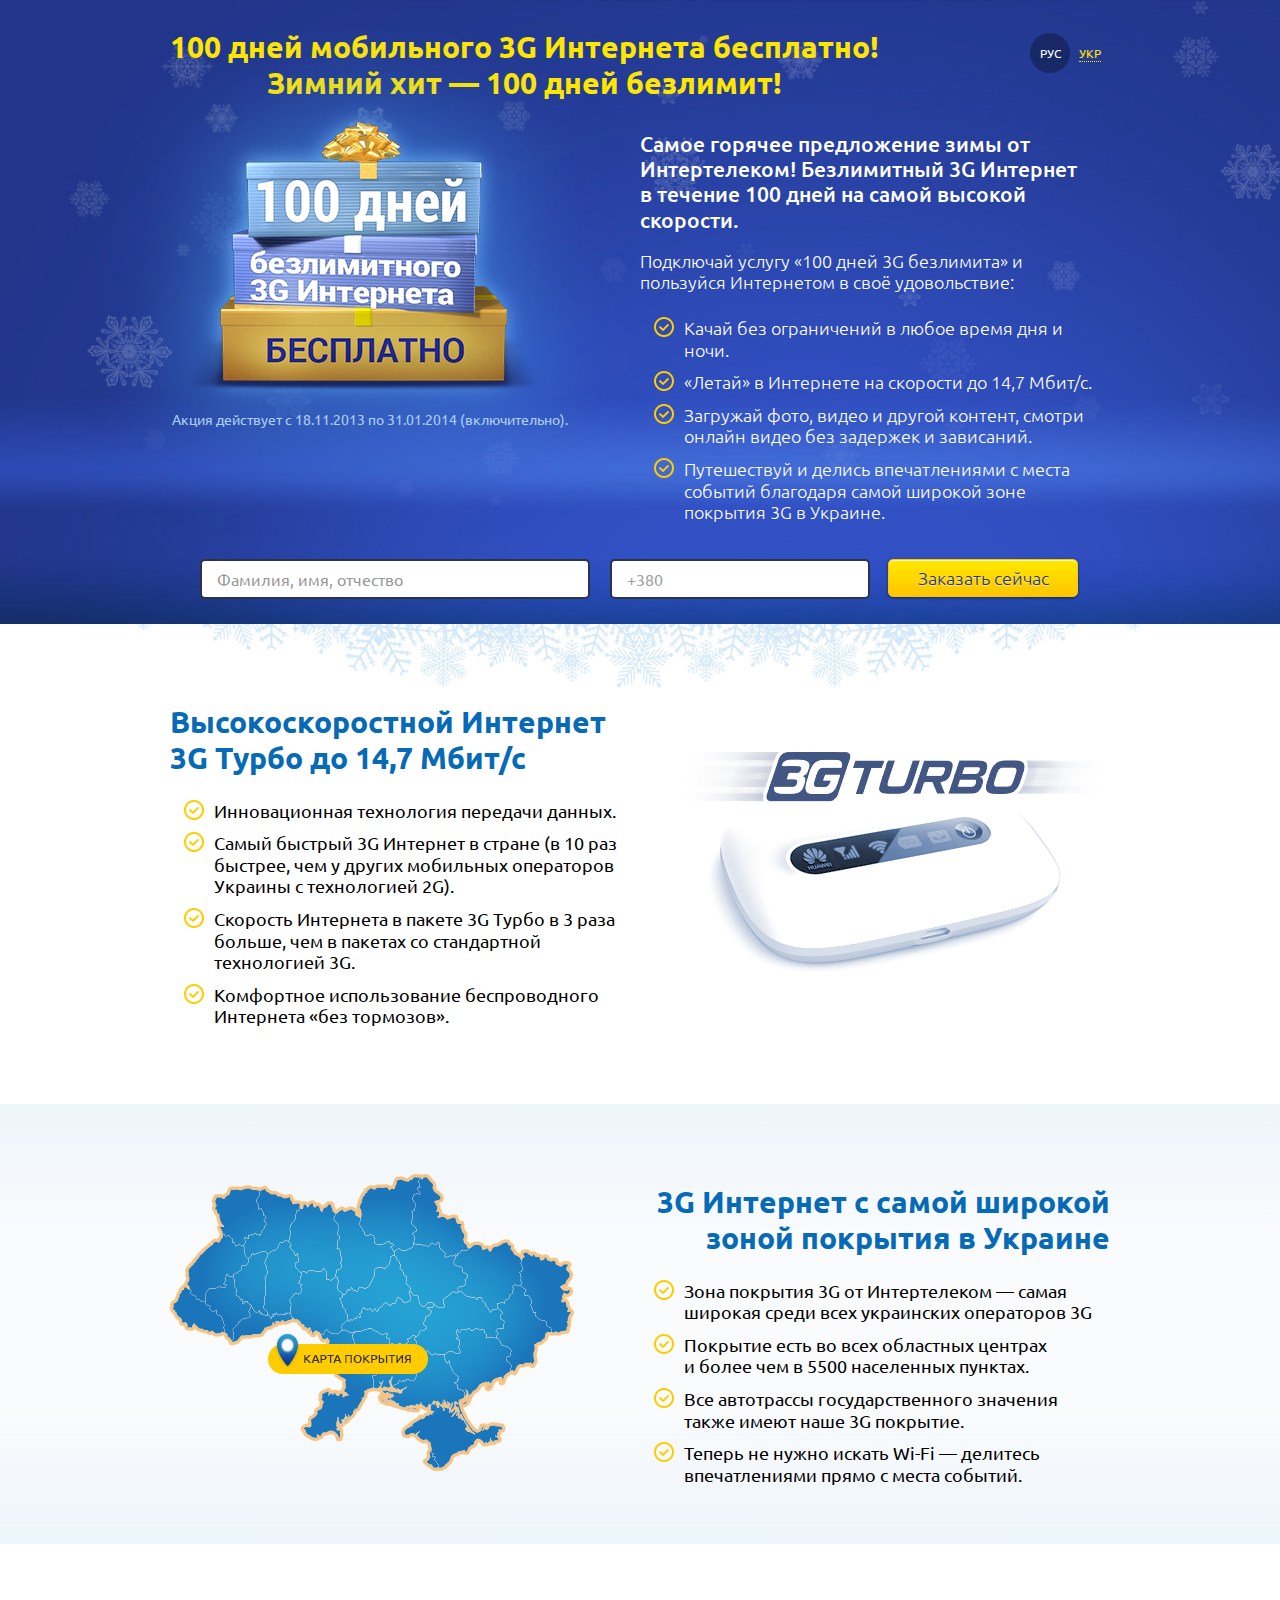
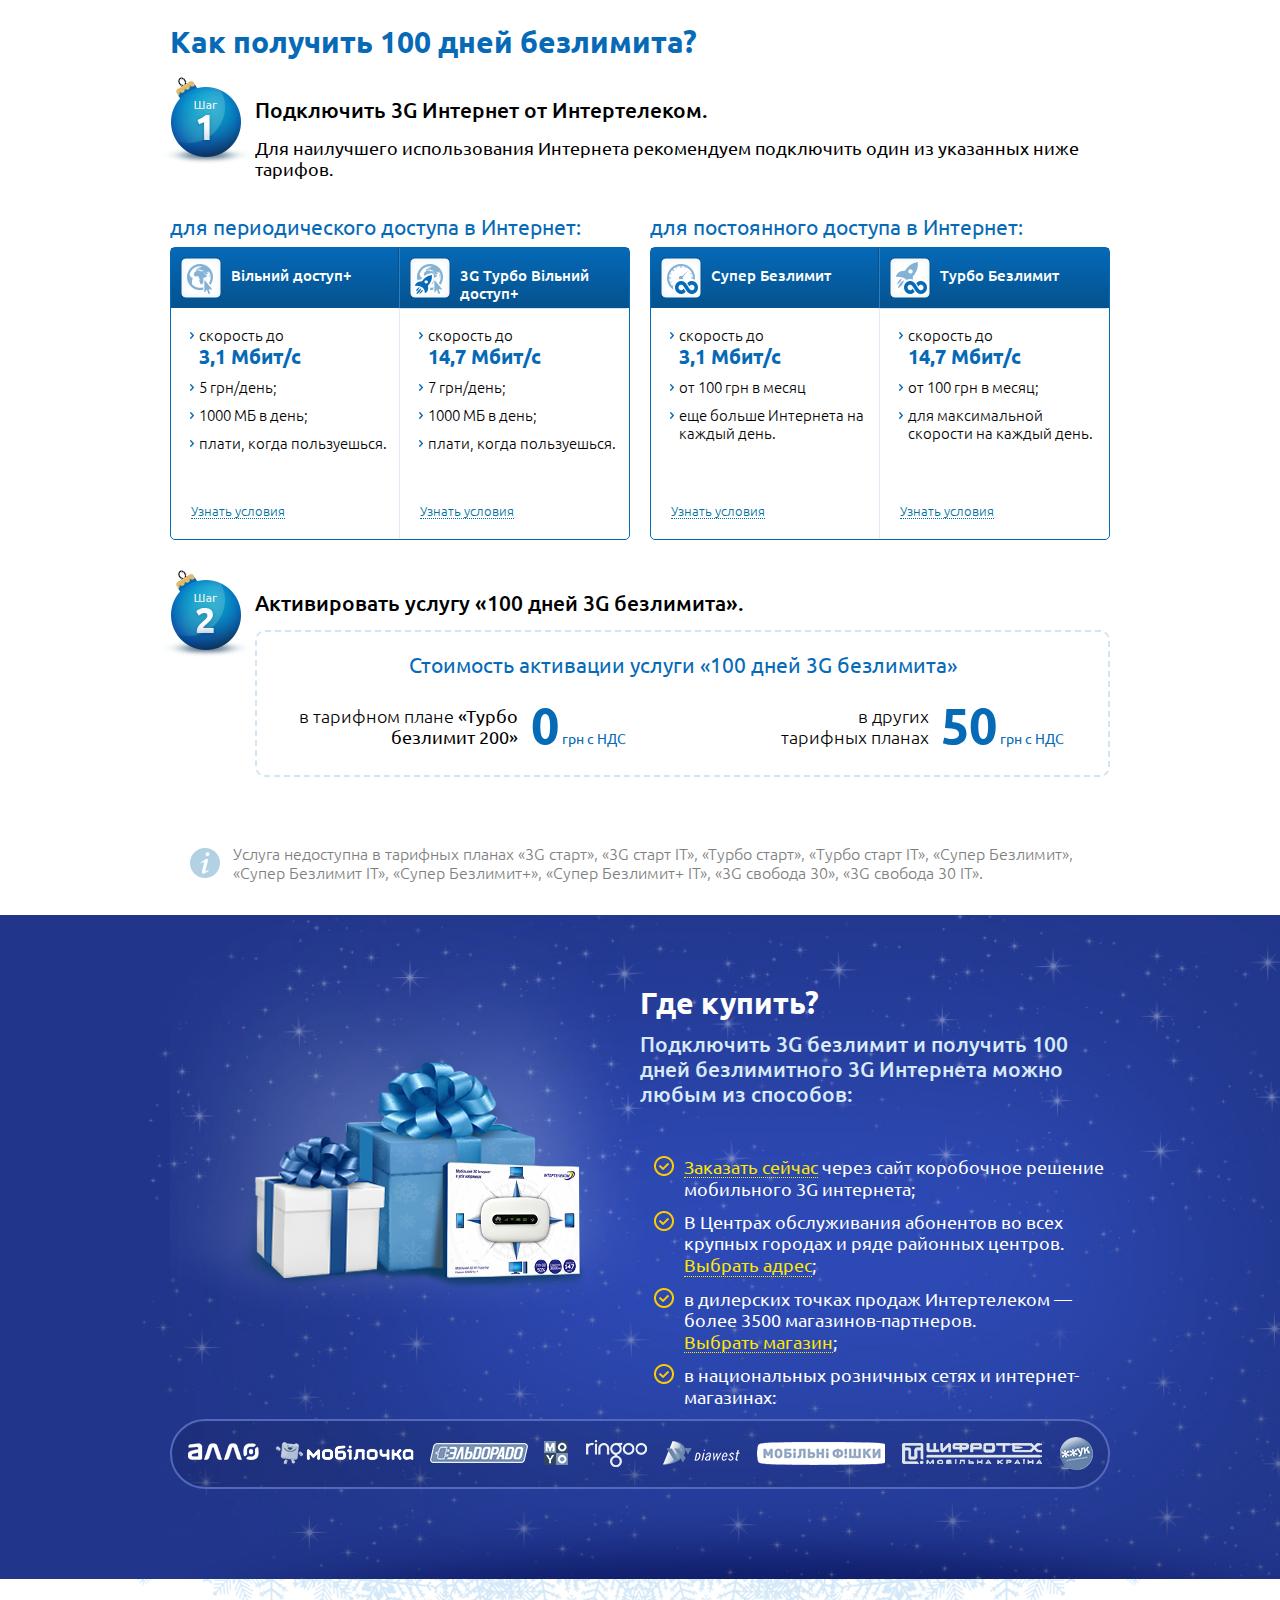
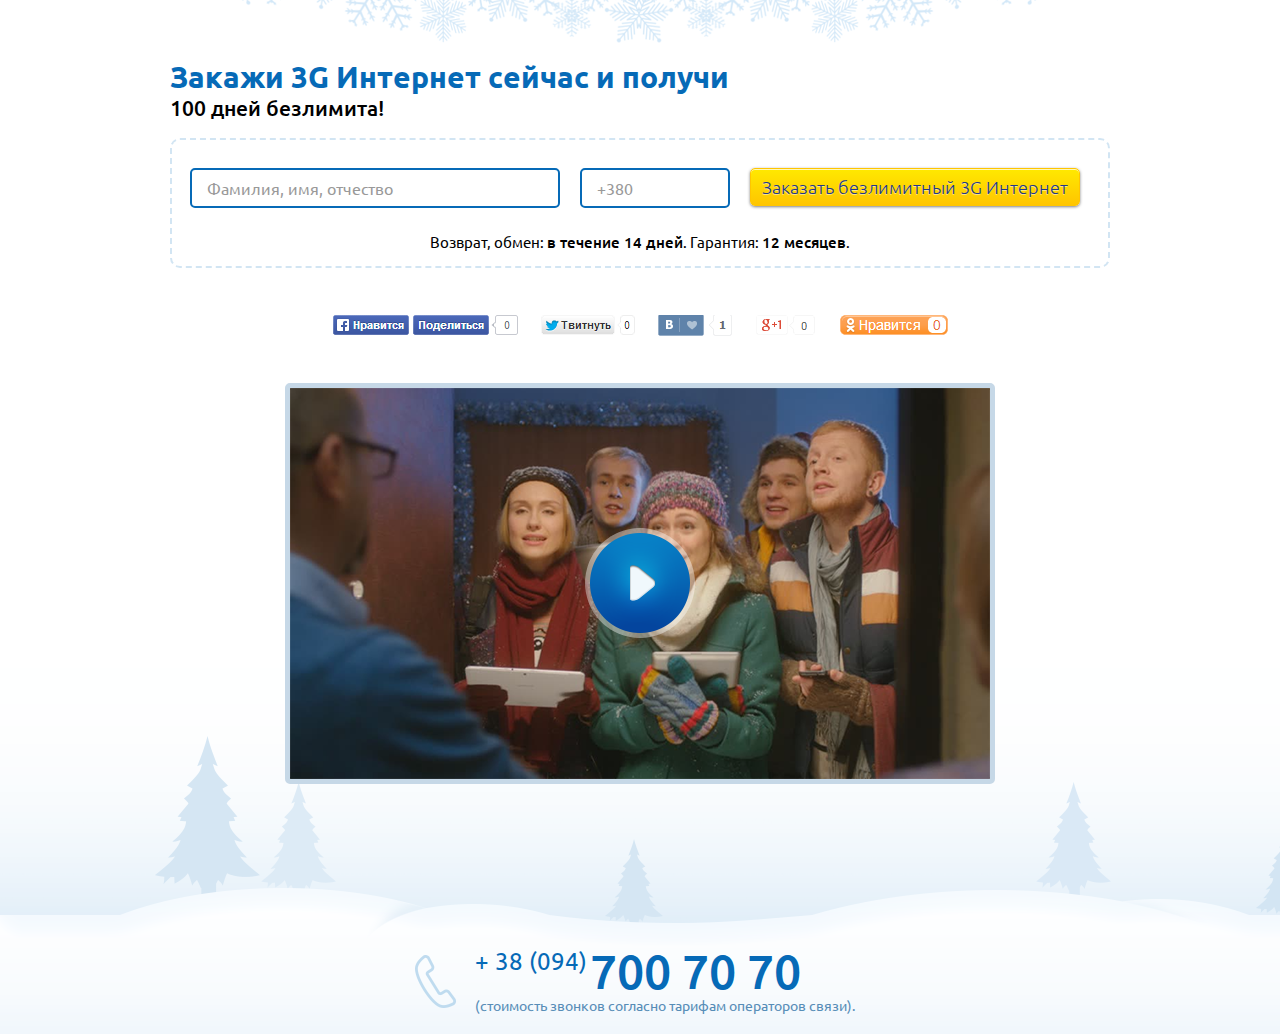
<file: index.html>
<!doctype html>
<!--[if IE 8]><html lang="ru-RU" class="ie8"><![endif]-->
<!--[if gt IE 8]><!--><html lang="ru-RU"><!--<![endif]-->
<head>
	<meta charset="utf-8">
	<title>index</title>
	<link rel="stylesheet" media="screen" href="css/screen.css" >
	<link href='http://fonts.googleapis.com/css?family=Ubuntu:300,400,500,700&subset=cyrillic,latin' rel='stylesheet' type='text/css'>
	<!--[if lt IE 9]><script src="js/html5shiv.js"></script><![endif]-->
	<script src="js/jquery1.10.2.min.js"></script>
	<script src="js/common.js"></script>
</head>
<body>
<!-- BEGIN .wrap -->
<section class="page">
	<header class="header">
		<div class="header__inner">
			<div class="header__topper">
				<h1 class="h1">
					100 дней мобильного 3G Интернета бесплатно!
					<span>Зимний хит &#8212; 100 дней безлимит!</span>
				</h1>
				<ul class="lang">
					<li>
						<a href="#" class="is-active"><span>Рус</span></a>
					</li>
					<li>
						<a href="#"><span>укр</span></a>
					</li>
				</ul>
			</div>
			<div class="header__content">
				<img class="header__img" src="img/img1_ru.png" alt="">
				<div class="header__right">
					<h3 class="h3 h3_white">Самое горячее предложение зимы от Интертелеком! Безлимитный 3G Интернет<br> в течение 100 дней на самой высокой скорости.</h3>
					<div class="header__text">
						<p>Подключай услугу «100 дней 3G безлимита» и пользуйся Интернетом в своё удовольствие:</p>
						<ul class="list">
							<li>Качай без ограничений в любое время дня и ночи.</li>
							<li>«Летай» в Интернете на скорости до 14,7 Мбит/с.</li>
							<li>Загружай фото, видео и другой контент, смотри онлайн видео без задержек и зависаний.</li>
							<li>Путешествуй и делись впечатлениями с места событий благодаря самой широкой зоне покрытия 3G в Украине.</li>
						</ul>
					</div>
				</div>
				<div class="terms">Акция действует с 18.11.2013 по 31.01.2014 (включительно).</div>
			</div>


			<!-- begin cform  -->
			<form class="form">
				<input type="text" required class="input input_name " name="" placeholder="Фамилия, имя, отчество"  id="">
				<input type="text" required class="input input_phone " name="" value="+380" placeholder="+380" id="">
				<button class=" btn">Заказать сейчас</button>
			</form>
			<!-- end cform -->
		</div>
	</header>
	<div class="wrap">
		<div class="wrapper wrapper_snow">
			<div class="container speed-3g">
				<div class="container__left">
					<h2 class="h2 h2_blue">Высокоскоростной Интернет 3G Турбо до 14,7 Мбит/с</h2>
					<ul class="list"> 
						<li>Инновационная технология передачи данных.</li>
						<li>Самый быстрый 3G Интернет в стране (в 10 раз быстрее, чем у других мобильных операторов Украины с технологией 2G).</li>
						<li>Скорость Интернета в пакете 3G Турбо в 3 раза больше, чем в пакетах со стандартной технологией 3G.</li>
						<li>Комфортное использование беспроводного Интернета «без тормозов».</li>
					</ul>
				</div>
			</div>
		</div>
		<div class="wrapper wrapper_gray">
			<div class="container coverage container_right">
				<div class="container__right">
					<h2 class="h2 h2_blue">3G Интернет с самой широкой зоной покрытия в Украине</h2>
					<ul class="list"> 
						<li>Зона покрытия 3G от Интертелеком — самая широкая среди всех украинских операторов 3G</li>
						<li>Покрытие есть во всех областных центрах<br> и более чем в 5500 населенных пунктах.</li>
						<li>Все автотрассы государственного значения также имеют наше 3G покрытие.</li>
						<li>Теперь не нужно искать Wi-Fi — делитесь впечатлениями прямо с места событий.</li>
					</ul>
				</div>
			</div>
		</div>
		<div class="wrapper">
			<div class="container activate">
				<h2 class="h2 h2_blue">Как получить 100 дней безлимита?</h2>
				<div class="activate-step1">
					<h3 class="h3">Подключить 3G Интернет от Интертелеком.</h3>
					<span>Для наилучшего использования Интернета рекомендуем подключить один из указанных ниже тарифов.</span>
				</div>
				<div class="tarif-wrap">
					<div class="tarif__col">
						<h3 class="h3 h3_blue">для периодического доступа в Интернет:</h3>
						<div class="tarif">
							<ul class="tarif__head">
								<li class="free-access"><i class="icont1"></i>Вільний доступ+</li>
								<li class="free-access-3g"><i class="icont2"></i>3G Турбо Вільний доступ+</li>
							</ul>
							<ul class="tarif__body">
								<li class="tarif__body-col">
									<ul class="list-small">
										<li>скорость до <br><span>3,1 Мбит/с</span></li>
										<li>5 грн/день;</li>
										<li>1000 МБ в день;</li>
										<li>плати, когда пользуешься.</li>
									</ul>
									<a href="#" class="tarif__link">Узнать условия</a>
								</li>
								<li class="tarif__body-col">
									<ul class="list-small">
										<li>скорость до <br><span>14,7 Мбит/с</span></li>
										<li>7 грн/день;</li>
										<li>1000 МБ в день;</li>
										<li>плати, когда пользуешься.</li>
									</ul>
									<a href="#" class="tarif__link">Узнать условия</a>
								</li>
							</ul>
						</div>	
					</div>
					<div class="tarif__col tarif__col_right">
						<h3 class="h3 h3_blue">для постоянного доступа в Интернет:</h3>
						<div class="tarif">
							<ul class="tarif__head">
								<li class="free-access"><i  class="icont3"></i>Супер Безлимит</li>
								<li class="free-access-3g"><i  class="icont4"></i>Турбо Безлимит</li>
							</ul>
							<ul class="tarif__body">
								<li class="tarif__body-col">
									<ul class="list-small">
										<li>скорость до <br><span>3,1 Мбит/с</span></li>
										<li>от 100 грн в месяц</li>
										<li>еще больше Интернета на каждый день.</li>
									</ul>
									<a href="#" class="tarif__link">Узнать условия</a>
								</li>
								<li class="tarif__body-col">
									<ul class="list-small">
										<li>скорость до <br><span>14,7 Мбит/с</span></li>
										<li>от 100 грн в месяц;</li>
										
										<li>для максимальной скорости на каждый день.</li>
									</ul>
									<a href="#" class="tarif__link">Узнать условия</a>
								</li>
							</ul>
						</div>	
					</div>
				</div>
				<div class="activate-step2">
					<h3 class="h3">Активировать услугу «100 дней 3G безлимита».</h3>
					<div class="dotted-box">
						<h3 class="h3 h3_blue">Стоимость активации услуги «100 дней 3G безлимита» </h3>
						<div class="price">
							<div class="price__col">
								<div class="price__text">в тарифном плане <b>«Турбо безлимит 200»</b></div>
								<div class="price-val"><span>0</span> грн с НДС</div>
							</div>
							<div class="price__col">
								<div class="price__text">в других<br> тарифных планах</div>
								<div class="price-val"><span>50</span> грн с НДС</div>
							</div>
						</div>
					</div>
				</div>
				<div class="info">
					<p>Услуга недоступна в тарифных планах «3G старт», «3G старт IT», «Typбo старт», «Typбo старт IT», «Супер Безлимит», «Супер Безлимит IT», «Супер Безлимит+», «Супер Безлимит+ IT», «3G свобода 30», «3G свобода 30 ІТ».</p>
				</div>
			</div>
		</div>
		<div class="wrapper wrapper_shops">
			<div class="container shops">
				<div class="container__right">
					<h2 class="h2">Где купить?</h2>
					<div class="shops__sub-title">Подключить 3G безлимит и получить 100 дней безлимитного 3G Интернета можно любым из способов:</div>
					<ul class="list">
						<li><a href="#">Заказать сейчас</a> через сайт коробочное решение мобильного 3G интернета;</li>
						<li>В Центрах обслуживания абонентов во всех крупных городах и ряде районных центров. <a href="#">Выбрать адрес</a>;</li>
						<li>в дилерских точках продаж Интертелеком — более 3500 магазинов-партнеров.  <a href="#">Выбрать магазин</a>;</li>
						<li>в национальных розничных сетях и интернет-магазинах:</li>
					</ul>
				</div>
				<div class="shop-label">
					<img src="img/allo.png" alt="">
					<img src="img/mobilo4ka.png" alt="">
					<img src="img/eldorado.png" alt="">
					<img src="img/moyo.png" alt="">
					<img src="img/ringoo.png" alt="">
					<img src="img/diawest.png" alt="">
					<img src="img/mob-fishki.png" alt="">
					<img src="img/tsifrotex.png" alt="">
					<img src="img/juck.png" alt="">
				</div>
			</div>
		</div>	
	</div>
</section>
<!-- END .wrap -->
<!-- BEGIN .footer -->
<div class="footer ">
	<div class="container">
		<h2 class="h2 h2_blue">Закажи 3G Интернет сейчас и получи</h2>
		<h3 class="h3">100 дней безлимита!</h3>
		<div class="dotted-box dotted-box_form">
			<form class="form">
				<input required class="input input_blue input_name" type="text" placeholder="Фамилия, имя, отчество">
				<input required class="input input_blue input_phone" type="text" placeholder="+380">
				<input class="btn" type="submit" value="Заказать безлимитный 3G Интернет">
			</form>	
			<p>Возврат, обмен: <strong>в течение 14 дней</strong>. Гарантия: <strong>12 месяцев</strong>.</p>
		</div>
		<div class="soc-share">
			<div class="soc-share__main"><img src="img/soc-share.png" alt=""></div>
		</div>
		<div class="video">
			<img src="img/video.png" alt="">
			<a href="#" class="video__play"></a>
		</div>
		<div class="footer__cont">
			<div class="footer__phone"><sup>+ 38 (094)</sup> <span>700 70 70</span></div>
			<p>(стоимость звонков согласно тарифам операторов  связи).</p>
		</div>
	</div>
</div>
<!-- END .footer -->
</body>
</html>
</file>
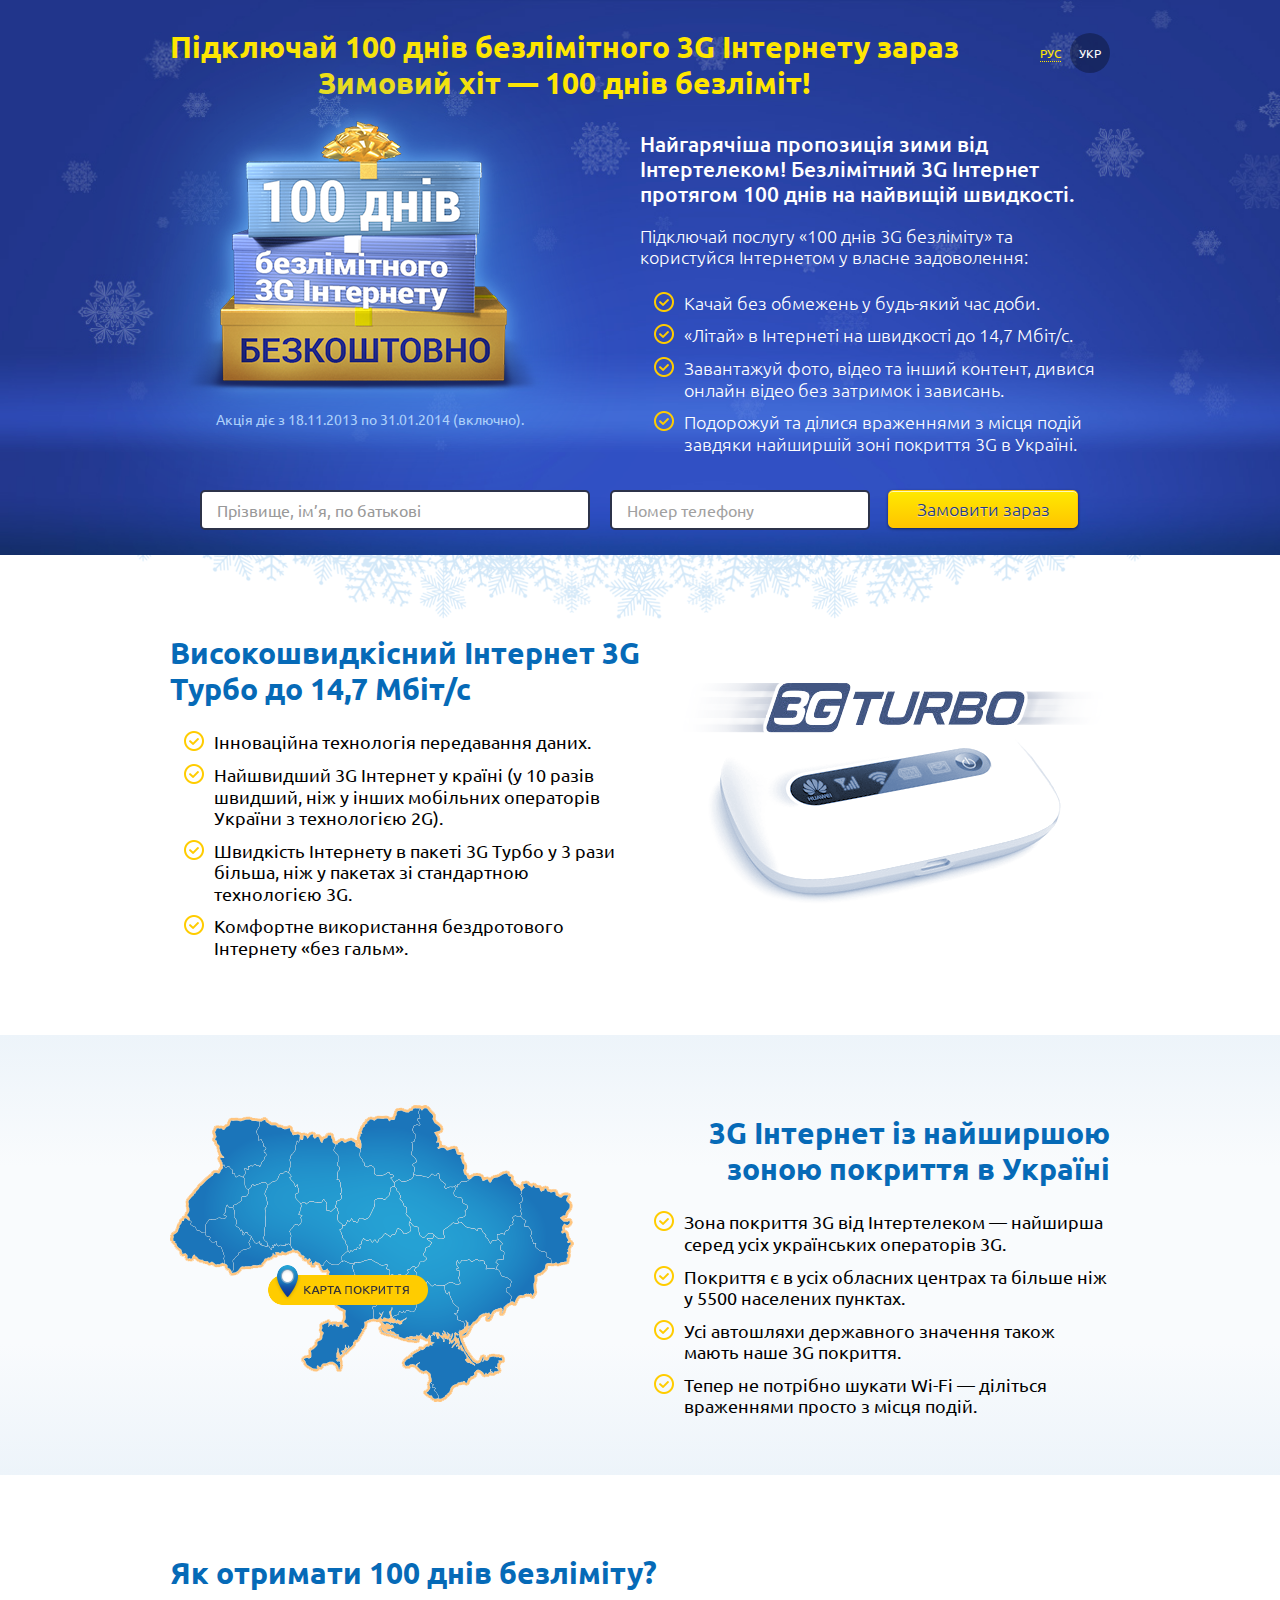
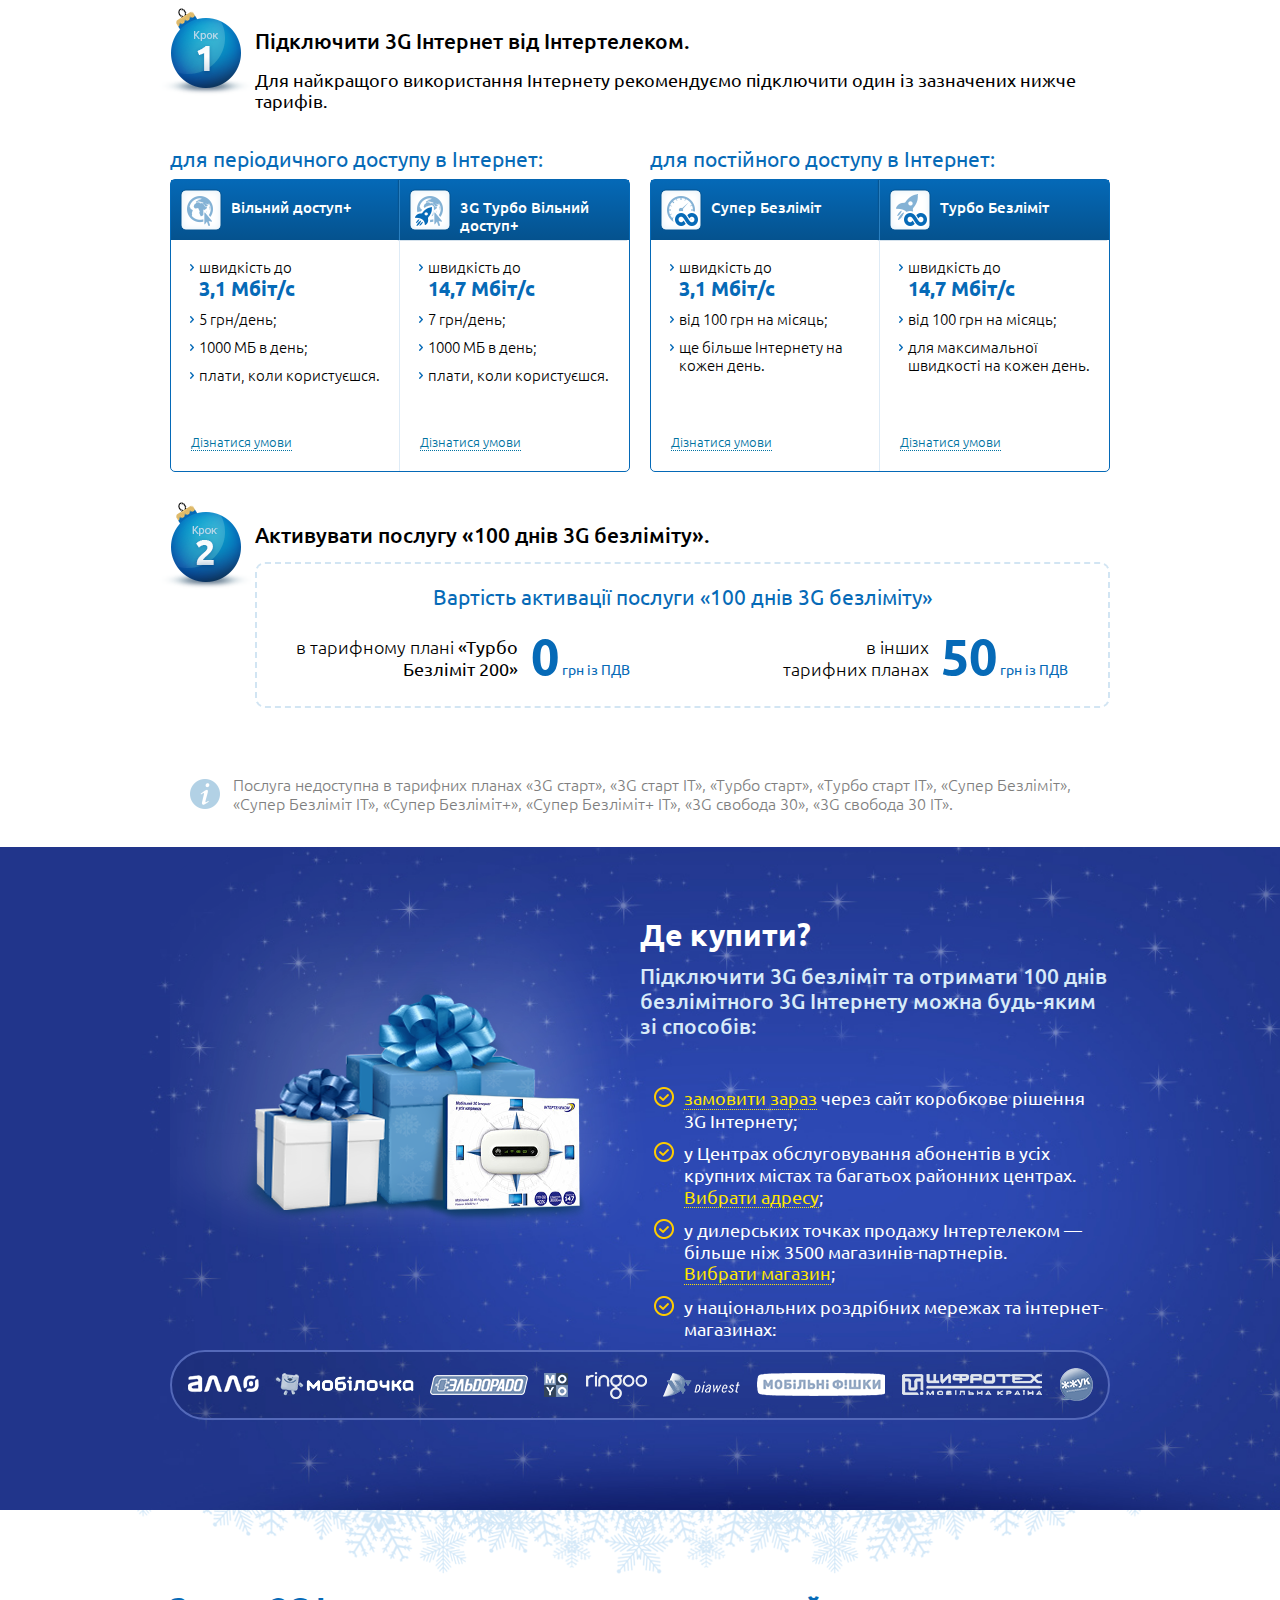
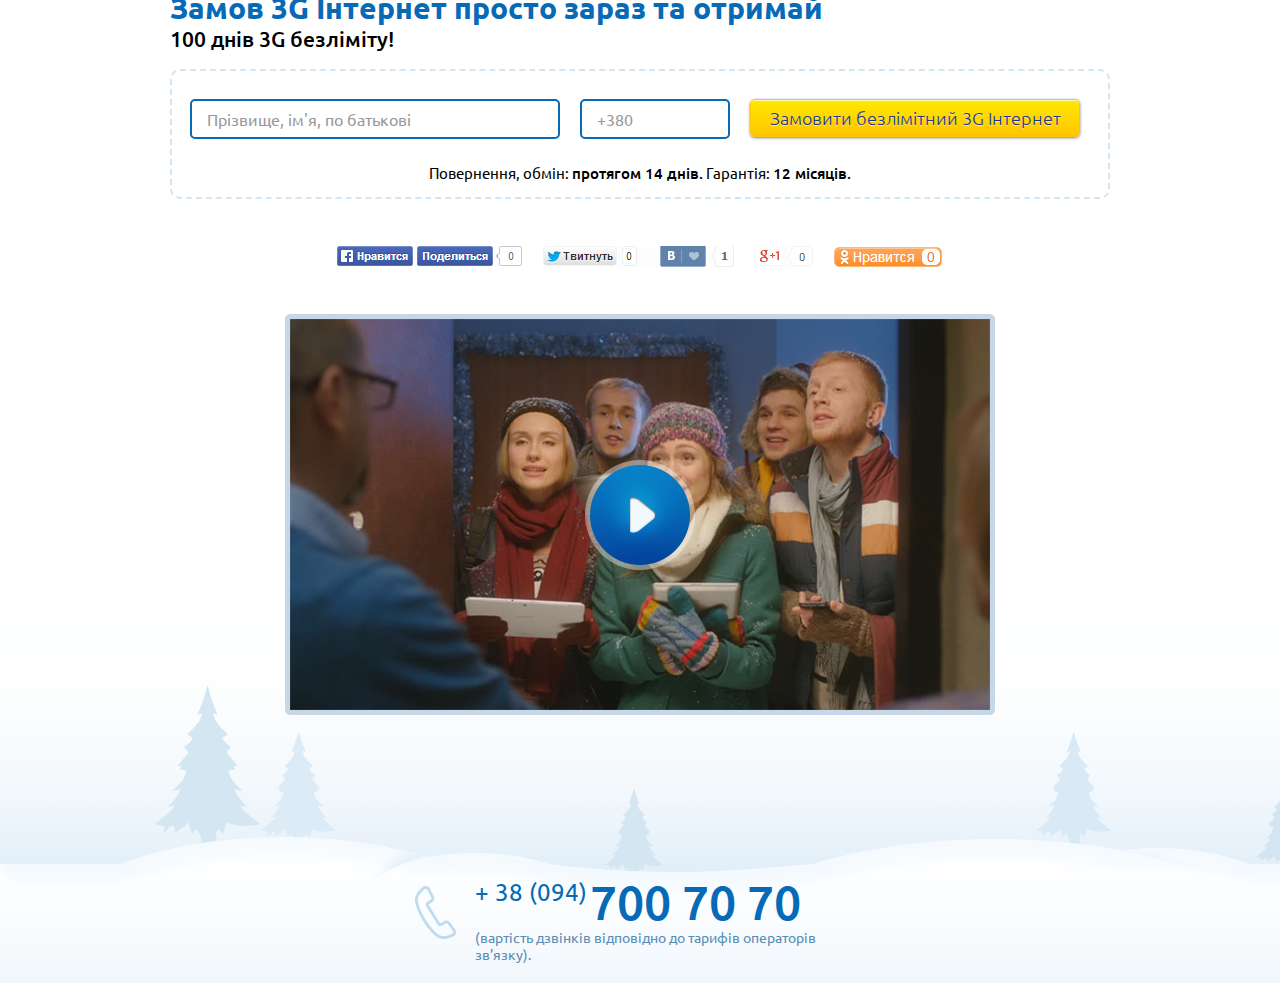
<file: index_ukr.html>
<!doctype html>
<!--[if IE 8]><html lang="ru-RU" class="ie8"><![endif]-->
<!--[if gt IE 8]><!--><html lang="ru-RU"><!--<![endif]-->
<head>
	<meta charset="utf-8">
	<title>index_ukr</title>
	<link rel="stylesheet" media="screen" href="css/screen.css" >
	<link href='http://fonts.googleapis.com/css?family=Ubuntu:300,400,500,700&subset=cyrillic,latin' rel='stylesheet' type='text/css'>
	<!--[if lt IE 9]><script src="js/html5shiv.js"></script><![endif]-->
	<script src="js/jquery1.10.2.min.js"></script>
	<script src="js/common.js"></script>
</head>
<body class="ua">
<!-- BEGIN .wrap -->
<section class="page">
	<header class="header">
		<div class="header__inner">
			<div class="header__topper">
				<h1 class="h1">
					Підключай 100 днів безлімітного 3G Інтернету зараз
					<span>Зимовий хіт &#8212; 100 днів безліміт!</span>
				</h1>
				<ul class="lang">
					<li>
						<a href="#"><span>Рус</span></a>
					</li>
					<li>
						<a href="#" class="is-active"><span>укр</span></a>
					</li>
				</ul>
			</div>
			<div class="header__content">
				<img class="header__img" src="img/img1_ua.png" alt="">
				<div class="header__right">
					<h3 class="h3 h3_white">Найгарячіша пропозиція зими від Інтертелеком! Безлімітний 3G Інтернет протягом 100 днів на найвищій швидкості.</h3>
					<div class="header__text">
						<p>Підключай послугу «100 днів 3G безліміту» та користуйся Інтернетом у власне задоволення:</p>
						<ul class="list">
							<li>Качай без обмежень у будь-який час доби.</li>
							<li>«Літай» в Інтернеті на швидкості до 14,7 Мбіт/с.</li>
							<li>Завантажуй фото, відео та інший контент, дивися онлайн відео без затримок і зависань.</li>
							<li>Подорожуй та ділися враженнями з місця подій завдяки найширшій зоні покриття 3G в Україні.</li>
						</ul>
					</div>
				</div>
				<div class="terms">Акція діє з 18.11.2013 по 31.01.2014 (включно).</div>
			</div>
			<!-- begin cform  -->
			<form class="form">
				<input type="text" required class="input input_name " name="" placeholder="Прізвище, ім’я, по батькові" id="">
				<input type="text" required class="input input_phone " name="" value="Номер телефону " placeholder="+380" id="">
				<button class=" btn">Замовити зараз</button>
			</form>
			<!-- end cform -->
		</div>
	</header>
	<div class="wrap">
		<div class="wrapper wrapper_snow">
			<div class="container speed-3g">
				<div class="container__left">
					<h2 class="h2 h2_blue">Високошвидкісний Інтернет 3G Турбо до 14,7 Мбіт/с</h2>
					<ul class="list"> 
						<li>Інноваційна технологія передавання даних.</li>
						<li>Найшвидший 3G Інтернет у країні (у 10 разів швидший, ніж у інших мобільних операторів України з технологією 2G).</li>
						<li>Швидкість Інтернету в пакеті 3G Турбо у 3 рази більша, ніж у пакетах зі стандартною технологією 3G.</li>
						<li>Комфортне використання бездротового Інтернету «без гальм».</li>
					</ul>
				</div>
			</div>
		</div>
		<div class="wrapper wrapper_gray">
			<div class="container coverage container_right" style="background-image:url(img/mapua.png)">
				<div class="container__right">
					<h2 class="h2 h2_blue">3G Інтернет із найширшою зоною покриття в Україні</h2>
					<ul class="list"> 
						<li>Зона покриття 3G від Інтертелеком — найширша серед усіх українських операторів 3G.</li>
						<li>Покриття є в усіх обласних центрах та більше ніж<br> у 5500 населених пунктах.</li>
						<li>Усі автошляхи державного значення також мають наше 3G покриття.</li>
						<li>Тепер не потрібно шукати Wi-Fi — діліться враженнями просто з місця подій.</li>
					</ul>
				</div>
			</div>
		</div>
		<div class="wrapper">
			<div class="container activate">
				<h2 class="h2 h2_blue">Як отримати 100 днів безліміту?</h2>
				<div class="activate-step1">
					<h3 class="h3">Підключити 3G Інтернет від Інтертелеком.</h3>
					<span>Для найкращого використання Інтернету рекомендуємо підключити один із зазначених нижче тарифів.</span>
				</div>
				<div class="tarif-wrap">
					<div class="tarif__col">
						<h3 class="h3 h3_blue">для періодичного доступу в Інтернет:</h3>
						<div class="tarif">
							<ul class="tarif__head">
								<li class="free-access"><i class="icont1"></i>Вільний доступ+</li>
								<li class="free-access-3g"><i class="icont2"></i>3G Турбо Вільний доступ+</li>
							</ul>
							<ul class="tarif__body">
								<li class="tarif__body-col">
									<ul class="list-small">
										<li>швидкість до <br><span>3,1 Мбіт/с</span></li>
										<li>5 грн/день;</li>
										<li>1000 МБ в день;</li>
										<li>плати, коли користуєшся.</li>
									</ul>
									<a href="#" class="tarif__link">Дізнатися умови</a>
								</li>
								<li class="tarif__body-col">
									<ul class="list-small">
										<li>швидкість до <br><span>14,7 Мбіт/с</span></li>
										<li>7 грн/день;</li>
										<li>1000 МБ в день;</li>
										<li>плати, коли користуєшся.</li>
									</ul>
									<a href="#" class="tarif__link">Дізнатися умови</a>
								</li>
							</ul>
						</div>	
					</div>
					<div class="tarif__col tarif__col_right">
						<h3 class="h3 h3_blue">для постійного доступу в Інтернет:</h3>
						<div class="tarif">
							<ul class="tarif__head">
								<li class="free-access"><i class="icont3"></i>Супер Безліміт</li>
								<li class="free-access-3g"><i class="icont4"></i>Турбо Безліміт</li>
							</ul>
							<ul class="tarif__body">
								<li class="tarif__body-col">
									<ul class="list-small">
										<li>швидкість до  <br><span>3,1 Мбіт/с</span></li>
										<li>від 100 грн на місяць;</li>
										<li>ще більше Інтернету на кожен день.</li>
									</ul>
									<a href="#" class="tarif__link">Дізнатися умови</a>
								</li>
								<li class="tarif__body-col">
									<ul class="list-small">
										<li>швидкість до  <br><span>14,7 Мбіт/с</span></li>
										<li>від 100 грн на місяць;</li>
										
										<li>для максимальної швидкості на кожен день.</li>
									</ul>
									<a href="#" class="tarif__link">Дізнатися умови</a>
								</li>
							</ul>
						</div>	
					</div>
				</div>
				<div class="activate-step2">
					<h3 class="h3">Активувати послугу «100 днів 3G безліміту».</h3>
					<div class="dotted-box">
						<h3 class="h3 h3_blue">Вартість активації послуги «100 днів 3G безліміту»</h3>
						<div class="price">
							<div class="price__col">
								<div class="price__text">в тарифному плані <b>«Турбо Безліміт 200» </b></div>
								<div class="price-val"><span>0</span> грн із ПДВ</div>
							</div>
							<div class="price__col">
								<div class="price__text">в інших<br> тарифних планах </div>
								<div class="price-val"><span>50</span> грн із ПДВ</div>
							</div>
						</div>
					</div>
				</div>
				<div class="info">
					<p>Послуга недоступна в тарифних планах «3G старт», «3G старт IT», «Typбo старт», «Typбo старт IT», «Супер Безліміт», «Супер Безліміт IT», «Супер Безліміт+», «Супер Безліміт+ IT», «3G свобода 30», «3G свобода 30 ІТ».</p>
				</div>
			</div>
		</div>
		<div class="wrapper wrapper_shops">
			<div class="container shops">
				<div class="container__right">
					<h2 class="h2">Де купити?</h2>
					<div class="shops__sub-title">Підключити 3G безліміт та отримати 100 днів безлімітного 3G Інтернету можна будь-яким зі способів:</div>
					<ul class="list">
						<li><a href="#">замовити зараз</a> через сайт коробкове рішення 3G Інтернету;</li>
						<li>у Центрах обслуговування абонентів в усіх крупних містах та багатьох районних центрах.  <a href="#">Вибрати адресу</a>;</li>
						<li>у дилерських точках продажу Інтертелеком — більше ніж 3500 магазинів-партнерів.   <a href="#">Вибрати магазин</a>;</li>
						<li>у національних роздрібних мережах та інтернет-магазинах:</li>
					</ul>
				</div>
				<div class="shop-label">
					<img src="img/allo.png" alt="">
					<img src="img/mobilo4ka.png" alt="">
					<img src="img/eldorado.png" alt="">
					<img src="img/moyo.png" alt="">
					<img src="img/ringoo.png" alt="">
					<img src="img/diawest.png" alt="">
					<img src="img/mob-fishki.png" alt="">
					<img src="img/tsifrotex.png" alt="">
					<img src="img/juck.png" alt="">
				</div>
			</div>
		</div>	
	</div>
</section>
<!-- END .wrap -->
<!-- BEGIN .footer -->
<div class="footer">
	<div class="container">
		<h2 class="h2 h2_blue">Замов 3G Інтернет просто зараз та отримай</h2>
		<h3 class="h3">100 днів 3G безліміту!</h3>
		<div class="dotted-box dotted-box_form">
			<form class="form">
				<input required class="input input_blue input_name" type="text" placeholder="Прізвище, ім'я, по батькові">
				<input required class="input input_blue input_phone" type="text" placeholder="+380">
				<input class="btn" type="submit" value="Замовити безлімітний 3G Інтернет">
			</form>	
			<p>Повернення, обмін: <strong>протягом 14 днів.</strong> Гарантія: <strong>12 місяців.</strong></p>
		</div>
		<div class="soc-share">
			<ul class="soc-share__main">
				<li class="soc-share__item">
					<img src="img/fb-plugin.jpg" alt="">
				</li>
				<li class="soc-share__item">
					<img src="img/tw-plugin.jpg" alt="">
				</li>
				<li class="soc-share__item">
					<img src="img/gp-plugin.jpg" alt="">
				</li>
				<li class="soc-share__item">
					<img src="img/od-plugin.jpg" alt="">
				</li>
			</ul>
		</div>
		<div class="video">
			<img src="img/video.png" alt="">
			<a href="#" class="video__play"></a>
		</div>
		<div class="footer__cont">
			<div class="footer__phone"><sup>+ 38 (094)</sup> <span>700 70 70</span></div>
			<p>(вартість дзвінків відповідно до тарифів операторів зв’язку).</p>
		</div>
	</div>
</div>
<!-- END .footer -->
</body>
</html>
</file>
<file: css/screen.css>
* { margin: 0; padding: 0; -webkit-text-size-adjust: none; }

html, body { height: 100%; }

body { min-width: 940px; font-family: "Ubuntu", sans-serif; font-weight: normal; font-size: 15px; line-height: 1.2; }

a img, fieldset { border: none; }

a { color: #0072a1; text-decoration: none; }
a:hover { color: #d02222; text-decoration: underline; }

p { line-height: 1.2; }

li { list-style: none; }

textarea, button, select, input { border: none; outline: none; font-family: Cambria, Colibri, Arial, Tahoma, sans-serif; }

button { line-height: 1; cursor: pointer; }
button::-moz-focus-inner { padding: 0; border: 0; }

table { border-spacing: 0; border-collapse: collapse; }

.h1 { font-weight: bold; font-size: 30px; color: #ffe600; }
.h1 span { display: block; text-align: center; }

.h2 { font-weight: bold; font-size: 30px; color: white; }

.h2_blue { color: #066ab7; }

.h3 { font-weight: 500; font-size: 21px; color: black; }

.h3_blue { font-weight: normal; color: #066ab7; }

.h3_white { color: white; }

.header { background: #153274 url(../img/header-bg.jpg) 0 0 no-repeat; -webkit-background-size: cover; -o-background-size: cover; background-size: cover; }

.header__inner { width: 940px; margin: 0 auto; padding: 29px 0 0; }

.header__topper { *zoom: 1; margin-bottom: 30px; }
.header__topper:before, .header__topper:after { content: ""; display: table; }
.header__topper:after { clear: both; }
.header__topper .h1 { float: left; }

.lang { float: right; padding-top: 4px; *zoom: 1; }
.lang:before, .lang:after { content: ""; display: table; }
.lang:after { clear: both; }
.lang li { float: left; }
.lang li a { display: block; width: 40px; height: 40px; line-height: 40px; text-transform: uppercase; -webkit-border-radius: 50%; -moz-border-radius: 50%; -ms-border-radius: 50%; -o-border-radius: 50%; border-radius: 50%; text-align: center; font-size: 12px; color: #ffe600; }
.lang li a span { border-bottom: 1px dotted; }
.lang li a:hover { text-decoration: none; }
.lang li a.is-active { background: rgba(0, 0, 0, 0.3); color: white; }
.lang li a.is-active span { border-bottom: none; }

.header__content { *zoom: 1; position: relative; }
.header__content:before, .header__content:after { content: ""; display: table; }
.header__content:after { clear: both; }

.header__img { position: absolute; top: -100px; left: -77px; }

.header__right { position: relative; float: right; width: 50%; z-index: 2; }

.header__text { padding: 18px 0px 0; font-weight: 300; color: white; font-size: 18px; }

.terms { position: absolute; top: 280px; left: 0px; z-index: 2; color: #aed1fa; font-size: 14px; clear: both; width: 400px; text-align: center; }

.form { position: relative; font-size: 0; padding: 25px 30px; z-index: 2; }
.form input { margin-left: 20px; vertical-align: top; }
.form input:first-child { margin-left: 0; }

.input { height: 16px; border: 2px solid #2c324a; -webkit-border-radius: 5px; -moz-border-radius: 5px; -ms-border-radius: 5px; -o-border-radius: 5px; border-radius: 5px; background: white; font-size: 16px; padding: 10px 15px; font-family: "Ubuntu", sans-serif; color: black; vertical-align: middle; color: #a1a1a1; }
.input.placeholder { color: #999999; }
.input:-moz-placeholder { color: #999999; }
.input::-webkit-input-placeholder { color: #999999; }
.input:focus { color: black; }

.input_name { width: 356px; }

.input_phone { width: 226px; margin-right: 18px; }
.input_phone.input_blue { margin-right: 0; }

.btn { width: 190px; height: 38px; border: 1px solid #ffc500; color: #21358b; text-shadow: 0 1px 0 rgba(255, 255, 255, 0.5); -webkit-border-radius: 5px; -moz-border-radius: 5px; -ms-border-radius: 5px; -o-border-radius: 5px; border-radius: 5px; background: #ffde00; background: -webkit-gradient(linear, 50% 0%, 50% 100%, color-stop(0%, #ffe900), color-stop(100%, #ffc500)); background: -webkit-linear-gradient(top, #ffe900 0%, #ffc500 100%); background: -moz-linear-gradient(top, #ffe900 0%, #ffc500 100%); background: -o-linear-gradient(top, #ffe900 0%, #ffc500 100%); background: linear-gradient(top, #ffe900 0%, #ffc500 100%); -webkit-box-shadow: 0 1px 3px rgba(0, 0, 0, 0.5), inset 0 1px 0 rgba(255, 255, 255, 0.72); -moz-box-shadow: 0 1px 3px rgba(0, 0, 0, 0.5), inset 0 1px 0 rgba(255, 255, 255, 0.72); box-shadow: 0 1px 3px rgba(0, 0, 0, 0.5), inset 0 1px 0 rgba(255, 255, 255, 0.72); font: 300 18px "Ubuntu", sans-serif; color: #21368b; cursor: pointer; vertical-align: middle; }

.wrapper_snow { background: url(../img/snow.png) 50% -133px no-repeat; }

.wrapper_gray { background: #f9fbfd; background: -webkit-gradient(linear, 50% 0%, 50% 100%, color-stop(0%, #edf4fa), color-stop(30%, #f9fbfd), color-stop(70%, #f9fbfd), color-stop(100%, #edf4fa)); background: -webkit-linear-gradient(top, #edf4fa 0%, #f9fbfd 30%, #f9fbfd 70%, #edf4fa 100%); background: -moz-linear-gradient(top, #edf4fa 0%, #f9fbfd 30%, #f9fbfd 70%, #edf4fa 100%); background: -o-linear-gradient(top, #edf4fa 0%, #f9fbfd 30%, #f9fbfd 70%, #edf4fa 100%); background: linear-gradient(top, #edf4fa 0%, #f9fbfd 30%, #f9fbfd 70%, #edf4fa 100%); }

.container { position: relative; width: 940px; margin: 0 auto; }

.container_right .h2 { text-align: right; }

.container__left { width: 50%; float: left; }

.container__right { width: 50%; float: right; }
.container__right .dotted-box { width: 346px; float: right; margin-top: 15px; }

.list { padding: 28px 0 0 14px; padding-top: 24px; }
.list li { position: relative; margin-bottom: 15px; margin-bottom: 11px; padding-left: 30px; font-size: 18px; }
.list li:before { content: ""; position: absolute; top: 0px; left: 0px; background: url('../img/icons-s7b00c47936.png') 0 -760px no-repeat; width: 20px; height: 20px; }
.list li a { display: inline-block; color: #ffe600; border-bottom: 1px dotted; }
.list li a:hover { text-decoration: none; }

.speed-3g { padding-top: 80px; min-height: 400px; background: url(../img/speed-3g.png) 100% 127px no-repeat; }

.coverage { padding: 80px 0 60px; min-height: 300px; background: url(../img/map.png) 0px 70px no-repeat; }

.activate { padding: 80px 0 0; }

.activate-step1, .activate-step2 { position: relative; padding: 20px 0 0 85px; margin-bottom: 34px; margin-top: 17px; }
.activate-step1 .h3, .activate-step2 .h3 { margin-bottom: 15px; }
.activate-step1 span, .activate-step2 span { font-size: 18px; }
.activate-step1:before, .activate-step2:before { content: ""; position: absolute; top: 0px; left: -11px; background: url('../img/icons-s7b00c47936.png') 0 -294px no-repeat; width: 95px; height: 88px; }
.ua .activate-step1:before, .ua .activate-step2:before { background: url('../img/icons-s7b00c47936.png') 0 -196px no-repeat; width: 95px; height: 88px; }

.activate-step2:before { background: url('../img/icons-s7b00c47936.png') 0 -98px no-repeat; width: 95px; height: 88px; }
.ua .activate-step2:before { background: url('../img/icons-s7b00c47936.png') 0 0 no-repeat; width: 95px; height: 88px; }

.dotted-box { -webkit-border-radius: 10px; -moz-border-radius: 10px; -ms-border-radius: 10px; -o-border-radius: 10px; border-radius: 10px; border: 2px dashed #d2e5f3; text-align: center; padding: 20px 15px 20px; }

.dotted-box__title { position: relative; top: -12px; display: inline-block; padding: 0 17px; background: white; font-size: 18px; font-weight: bold; text-transform: uppercase; }

.price { *zoom: 1; margin-top: 17px; }
.price:before, .price:after { content: ""; display: table; }
.price:after { clear: both; }

.price__col { float: left; width: 50%; *zoom: 1; }
.price__col:before, .price__col:after { content: ""; display: table; }
.price__col:after { clear: both; }

.price__text { float: left; width: 60%; padding-top: 10px; text-align: right; font-size: 18px; font-weight: 300; }

.price-val { float: right; width: 37%; text-align: left; font-size: 14px; color: #066ab7; }
.price-val span { font-weight: bold; font-size: 50px; }

.tarif-wrap { *zoom: 1; margin-bottom: 30px; }
.tarif-wrap:before, .tarif-wrap:after { content: ""; display: table; }
.tarif-wrap:after { clear: both; }

.tarif__col { float: left; width: 460px; }
.tarif__col .h3 { margin-bottom: 8px; }

.tarif__col_right { float: right; }

.tarif { position: relative; border: 1px solid #0569b7; -webkit-border-radius: 5px; -moz-border-radius: 5px; -ms-border-radius: 5px; -o-border-radius: 5px; border-radius: 5px; }

.tarif__head { *zoom: 1; background: #0569b7; color: white; font-weight: 500; background: -webkit-gradient(linear, 50% 0%, 50% 100%, color-stop(0%, #0569b7), color-stop(100%, #05528e)); background: -webkit-linear-gradient(top, #0569b7 0%, #05528e 100%); background: -moz-linear-gradient(top, #0569b7 0%, #05528e 100%); background: -o-linear-gradient(top, #0569b7 0%, #05528e 100%); background: linear-gradient(top, #0569b7 0%, #05528e 100%); }
.tarif__head:before, .tarif__head:after { content: ""; display: table; }
.tarif__head:after { clear: both; }
.tarif__head li { position: relative; float: left; width: 150px; height: 42px; padding: 18px 18px 0 60px; -webkit-box-shadow: -1px 0 1px #065592; -moz-box-shadow: -1px 0 1px #065592; box-shadow: -1px 0 1px #065592; border-left: 1px solid #297fc0; }
.tarif__head li:first-child { border-left: none; -webkit-box-shadow: none; -moz-box-shadow: none; box-shadow: none; }
.tarif__head li i { position: absolute; top: 9px; left: 9px; z-index: 10; }

.icont1, .icont2, .icont3, .icont1 { display: inline-block; }

.icont1 { background: url('../img/icons-s7b00c47936.png') 0 -668px no-repeat; width: 42px; height: 42px; }

.icont2 { background: url('../img/icons-s7b00c47936.png') 0 -564px no-repeat; width: 42px; height: 42px; }

.icont3 { background: url('../img/icons-s7b00c47936.png') 0 -512px no-repeat; width: 42px; height: 42px; }

.icont4 { background: url('../img/icons-s7b00c47936.png') 0 -616px no-repeat; width: 42px; height: 42px; }

.tarif__body { *zoom: 1; }
.tarif__body:before, .tarif__body:after { content: ""; display: table; }
.tarif__body:after { clear: both; }
.tarif__body .tarif__body-col { position: relative; float: left; width: 210px; min-height: 177px; padding: 18px 0 36px 18px; border-left: 1px solid #deebf6; }
.tarif__body .tarif__body-col:first-child { border-left: none; }

.list-small { margin-bottom: 15px; }
.list-small li { position: relative; padding-left: 10px; font-weight: 300; font-size: 15px; margin-bottom: 10px; }
.list-small li:before { content: ""; position: absolute; top: 6px; left: 0px; background: url('../img/icons-s7b00c47936.png') 0 -790px no-repeat; width: 5px; height: 7px; }
.list-small li span { font-weight: bold; color: #066ab7; font-size: 20px; vertical-align: top; }

.tarif__link { position: absolute; bottom: 20px; left: 20px; font-size: 13px; display: inline-block; font-weight: 300; border-bottom: 1px dotted; }
.tarif__link:hover { text-decoration: none; color: #066ab7; }

.info { position: relative; padding: 33px 33px 33px 63px; font-size: 16px; font-weight: 300; color: #7e7e7e; }
.info:before { content: ""; position: absolute; top: 50%; left: 20px; margin-top: -15px; background: url('../img/icons-s7b00c47936.png') 0 -720px no-repeat; width: 30px; height: 30px; }

.wrapper_shops { background: url(../img/shop-bg.jpg) 0 0 no-repeat; -webkit-background-size: cover; -o-background-size: cover; background-size: cover; }

.shops { padding: 70px 0 90px; *zoom: 1; color: white; background: url(../img/shop.png) -69px -36px no-repeat; }
.shops:before, .shops:after { content: ""; display: table; }
.shops:after { clear: both; }

.shops__sub-title { margin: 10px 0 25px; font-weight: 500; color: #d7eaf8; font-size: 21px; }

.shop-label { position: relative; padding: 0 15px; text-align: justify; line-height: 0; font-size: 1px; text-justify: newspaper; zoom: 1; text-align-last: justify; clear: both; height: 66px; line-height: 66px; border: 2px solid #5469b9; -webkit-border-radius: 35px; -moz-border-radius: 35px; -ms-border-radius: 35px; -o-border-radius: 35px; border-radius: 35px; background: rgba(0, 0, 0, 0.1); }
.shop-label:after { width: 100%; height: 0px; visibility: hidden; overflow: hidden; content: ""; display: inline-block; }
.shop-label img { display: inline-block; line-height: normal; vertical-align: middle; }

.overlay { position: fixed; display: none; top: 0; right: 0; bottom: 0; left: 0; z-index: 5000; background: black; filter: progid:DXImageTransform.Microsoft.Alpha(Opacity=70); opacity: 0.7; }

.popup { position: absolute; display: none; top: 100px; left: 50%; z-index: 10000; width: 806px; margin-left: -403px; border-radius: 5px; background: white; box-shadow: inset 0 0 0 1px white, inset 0 0 50px rgba(188, 212, 231, 0.37); -moz-box-sizing: border-box; box-sizing: border-box; border: 3px solid #04487d; }
.popup .btn-close { position: absolute; top: 20px; right: 20px; }
.popup .h2 { font-size: 27px; }

.popup__top { border-bottom: 1px solid #066ab7; padding: 19px 30px 16px; font-size: 18px; font-weight: 500; }

.popup__main { border-top: 1px solid white; padding: 19px 30px 0px; box-shadow: inset 0 5px 15px #eaf3fa; }
.popup__main .btn_center { margin-bottom: 38px; }

.btn-close { width: 30px; height: 30px; background: #4e95cc; text-align: center; border-radius: 3px; font-size: 0; }
.btn-close i { display: inline-block; background: url('../img/icons-s7b00c47936.png') 0 -900px no-repeat; width: 14px; height: 14px; }
.btn-close:hover { background: #04487d; }
.btn-close:active { margin-top: 1px; }

.popup__tariff { margin-bottom: 28px; *zoom: 1; font-size: 14px; line-height: 1.3; }
.popup__tariff:before, .popup__tariff:after { content: ""; display: table; }
.popup__tariff:after { clear: both; }
.popup__tariff .popup__tariff-img { float: left; margin-right: 15px; }
.popup__tariff .popup__tariff-text { float: right; width: 649px; }
.popup__tariff .popup__tariff-text div { margin-bottom: 5px; }

.popup__meta { font-size: 13px; color: #666666; margin-bottom: 27px; font-weight: 300; }

.table { width: 100%; font-size: 14px; border-collapse: separate; }
.table th { padding: 15px 20px; color: white; font-weight: 500; font-size: 16px; border-left: 1px solid #126aae; border-right: 1px solid #115e9a; background: #066ab7; background-image: -webkit-gradient(linear, 50% 0%, 50% 100%, color-stop(0%, #066ab7), color-stop(100%, #055a9c)); background-image: -webkit-linear-gradient(#066ab7, #055a9c); background-image: -moz-linear-gradient(#066ab7, #055a9c); background-image: -o-linear-gradient(#066ab7, #055a9c); background-image: linear-gradient(#066ab7, #055a9c); }
.table th:first-child { text-align: left; padding-left: 20px; border-left: 0; border-radius: 5px 0 0 0; }
.table th:last-child { border-radius: 0 5px 0 0; }
.table tr:first-child td { border-top: 1px solid #066ab7; }
.table td { padding: 8px 20px; border-right: 1px solid #066ab7; border-bottom: 1px solid #066ab7; text-align: center; }
.table td:first-child { border-left: 1px solid #066ab7; text-align: left; }
.table tbody tr:last-child td:first-child { border-radius: 0 0 0 5px; }
.table tbody tr:last-child td:last-child { border-radius: 0 0 5px 0; }

.table_tariff { margin-bottom: 23px; }
.table_tariff strong { display: block; font-weight: 500; font-size: 16px; }
.table_tariff span { font-size: 12px; }

.price-val_small { float: none; width: auto; text-align: center; }
.price-val_small span { font-size: 24px; }

.price-val_green { color: #42b62f; }

.btn_center { display: block; margin: 0 auto; }

.ndc { margin-bottom: 20px; text-align: center; font-size: 14px; color: #666666; }

.order-box { text-align: left; font-size: 0; }

.order-box__item { display: inline-block; margin-left: 34px; font-size: 16px; font-weight: 500; line-height: 1; }
.order-box__item sub { vertical-align: top; position: relative; top: 2px; }
.order-box__item strong { font-size: 18px; font-weight: 500; }
.order-box__item:first-child { margin-left: 0; }

.btn-blue { display: inline-block; padding: 8px 20px; font-size: 12px; text-transform: uppercase; color: white; border-radius: 15px; background: #0569b7; text-decoration: none; font-family: "Ubuntu", Arial, sans-serif; }
.btn-blue:hover { filter: progid:DXImageTransform.Microsoft.Alpha(Opacity=90); opacity: 0.9; color: white; text-decoration: none; }

.dotted-box_order { margin-bottom: 42px; padding: 13px 15px; text-align: left; }

.h4 { margin-bottom: 9px; font-weight: 500; font-size: 16px; }

.wrapper_shops { position: relative; z-index: 2; }

.footer { padding: 80px 0 20px; min-height: 400px; position: relative; background: url(../img/footer-bg.png) 0 100% repeat-x, url(../img/snow.png) 50% -133px no-repeat; }
.footer .soc-share { margin: 47px 0 44px; }

.dotted-box_form { margin-top: 18px; padding: 28px 0px 15px 0px; }
.dotted-box_form .form { width: 900px; margin: 0 auto 25px; padding: 0; text-align: left; }
.dotted-box_form .input_name { width: 336px; }
.dotted-box_form .input_phone { width: 116px; }
.dotted-box_form .btn { width: 330px; }
.dotted-box_form p strong { font-weight: 500; }

.input_blue { border-color: #066ab7; }

.soc-share { text-align: center; }

.soc-share__main { display: inline-block; font-size: 0; text-align: center; }

.soc-share__item { display: inline-block; margin: 0 10px; }

.video { position: relative; margin: 0 auto; width: 700px; height: 391px; overflow: hidden; border: 5px solid #c6d8e7; border-radius: 5px; }

.video__play { position: absolute; top: 50%; left: 50%; margin: -55px 0 0 -55px; background: url('../img/icons-s7b00c47936.png') 0 -392px no-repeat; width: 110px; height: 110px; }

.footer__cont { position: relative; display: block; width: 450px; margin: 158px auto 0; -moz-box-sizing: border-box; box-sizing: border-box; padding-left: 60px; font-size: 14px; color: #578db7; }
.footer__cont:before { content: ""; position: absolute; left: 0; top: 13px; background: url('../img/icons-s7b00c47936.png') 0 -807px no-repeat; width: 42px; height: 53px; }

.footer__phone { margin-bottom: -2px; color: #066ab7; }
.footer__phone sup { position: relative; top: 5px; font-size: 24px; vertical-align: top; }
.footer__phone span { font-weight: 500; font-size: 48px; }

.ie8 .header { background: url(../img/header-bg.jpg) 50% 0% repeat-x; }
.ie8 .wrapper_shops { background: url(../img/shop-bg.jpg) 50% 0 repeat-x; }
.ie8 .footer { background: url(../img/footer-bg.png) 0 100% repeat-x; }

/* IE7 Only */
* + html .header { background: url(../img/header-bg.jpg) 50% 0% repeat-x; }
* + html .wrapper_shops { background: url(../img/shop-bg.jpg) 50% 0 repeat-x; }
* + html .footer { background: url(../img/footer-bg.png) 0 100% repeat-x; }
* + html .price__col { width: 49%; }
* + html .soc-share__item { display: inline; }
</file>
